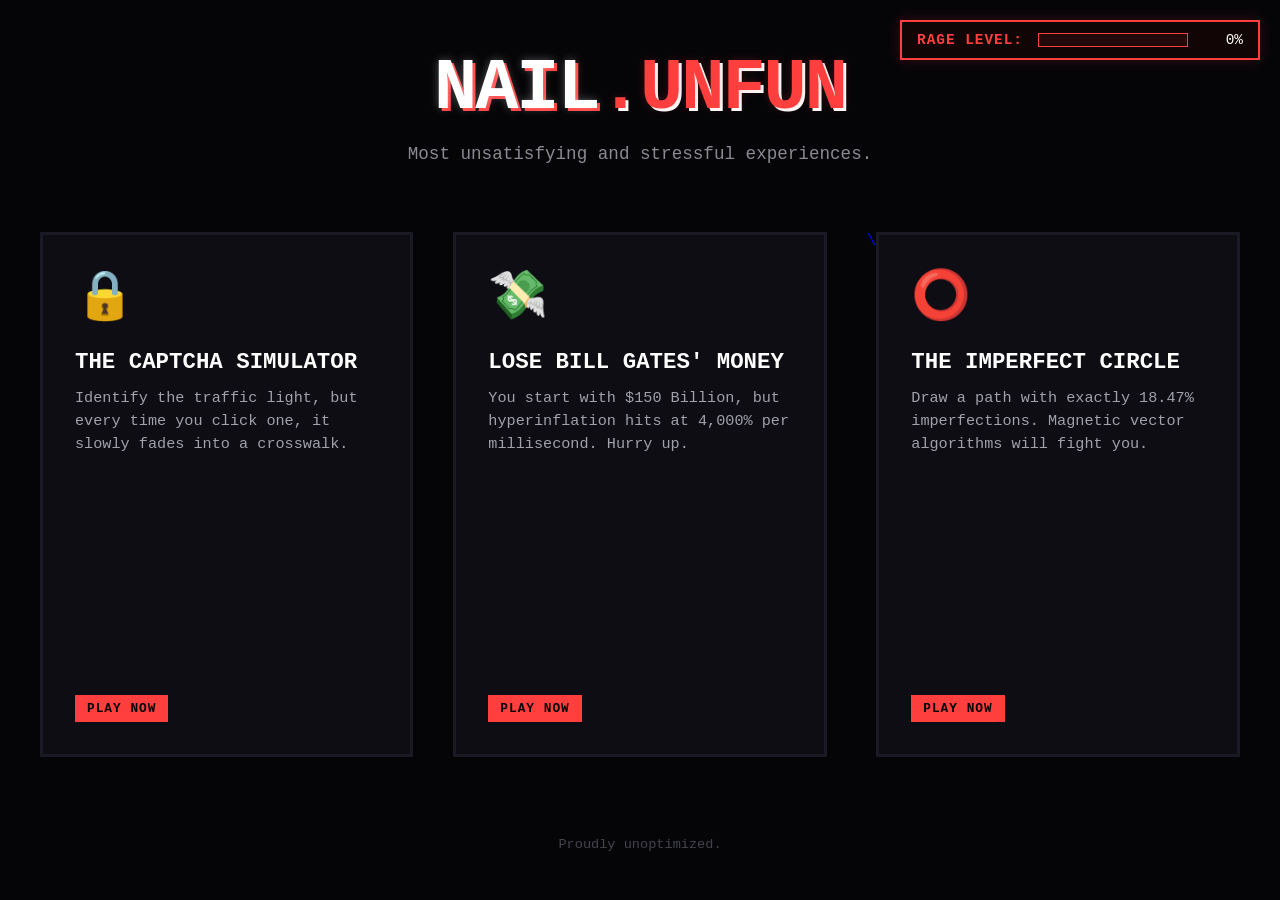
<file: index.html>
<!DOCTYPE html>
<html lang="en">
    <head>
        <meta charset="UTF-8">
        <meta name="viewport" content="width=device-width, initial-scale=1.0">
        <title>NailUnfun</title>
        <link rel="stylesheet" href="style.css">
    </head>
    <body>
        <div class="rage-widget">
            <span class="rage-label">RAGE LEVEL:</span>
            <div class="rage-bar-container">
                <div id="rageBar" class="rage-bar"></div>
            </div>
            <span id="ragePercent" class="rage-text">0%</span>
        </div>

        <header>
            <h1 class="logo">nail<span>.unfun</span></h1>
            <p class="tagline">Most unsatisfying and stressful experiences.</p>
        </header>

                
            <main class="arcade-grid">
                <a href="./captcha-simulator/index.html">
                    <div class="card active-card" onclick="alert('Error 409: Your presence is frustrating this server. Try reloading in 4 business days.')">
                        <div class="card-icon">🔒</div>
                        <div class="card-body">
                            <h2 class="card-title">The Captcha Simulator</h2>
                            <p class="card-desc">Identify the traffic light, but every time you click one, it slowly fades into a crosswalk.</p>
                            <span class="status-tag playable">PLAY NOW</span>
                        </div>
                    </div>
                </a>

            <a href="./bill-gates-money/index.html">
                <div class="card active-card" onclick="alert('Transaction Declared Insolvent. Capital Gains Tax has seized your digital wallet.')">
                    <div class="card-icon">💸</div>
                    <div class="card-body">
                        <h2 class="card-title">Lose Bill Gates' Money</h2>
                        <p class="card-desc">You start with $150 Billion, but hyperinflation hits at 4,000% per millisecond. Hurry up.</p>
                        <span class="status-tag playable">PLAY NOW</span>
                    </div>
                </div>
            </a>

        <a href="./imperfect-circle/index.html">\
            <div class="card active-card">
                <div class="card-icon">⭕</div>
                <div class="card-body">
                    <h2 class="card-title">The Imperfect Circle</h2>
                    <p class="card-desc">Draw a path with exactly 18.47% imperfections. Magnetic vector algorithms will fight you.</p>
                    <span class="status-tag playable">PLAY NOW</span>
                </div>
            </div>
        </a>

        </main>

        <footer>
            <p>Proudly unoptimized.</p>
        </footer>

        <script src="script.js"></script>

    </body>
</html>
</file>
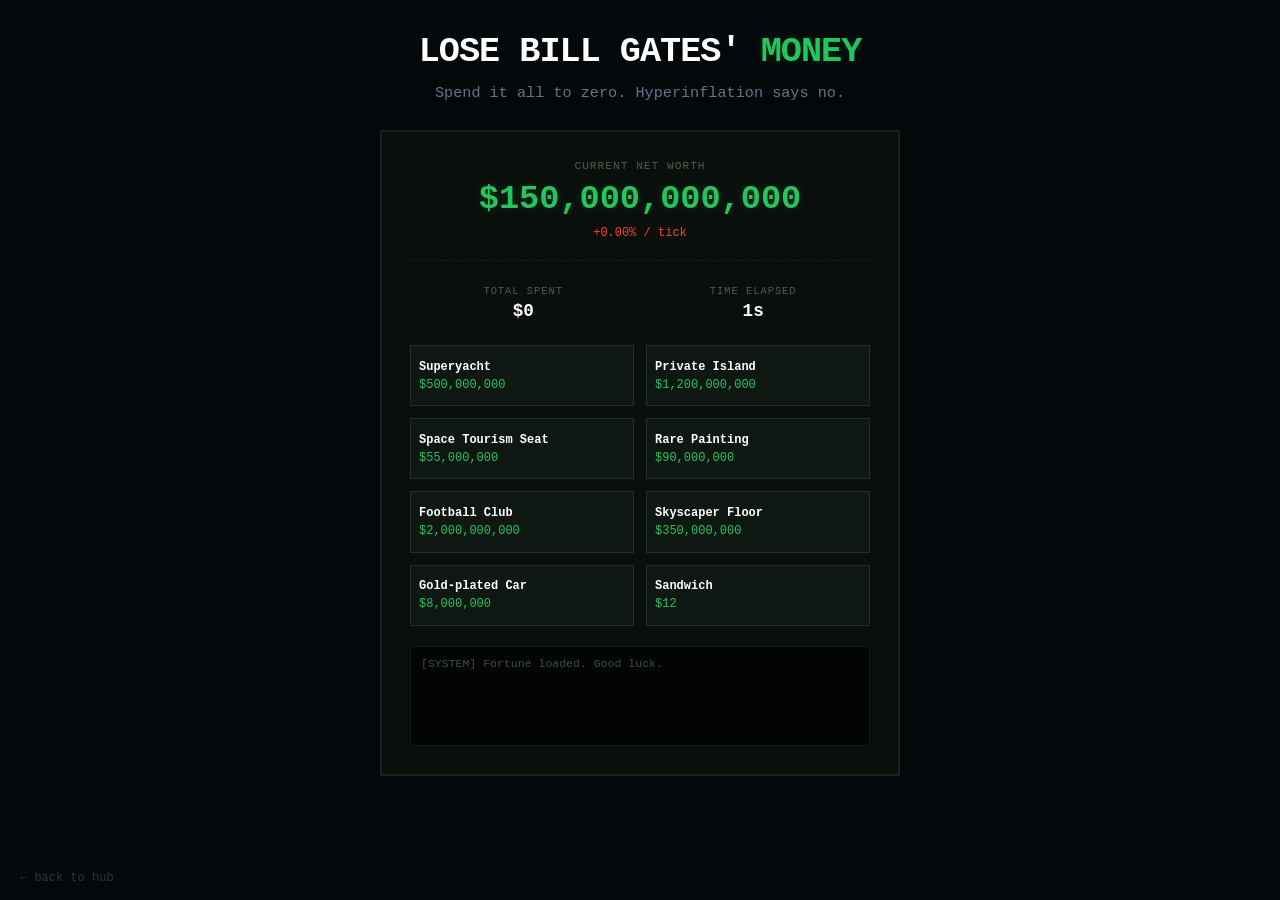
<file: bill-gates-money/index.html>
<!DOCTYPE html>
<html lang="en">
    <head>
        <meta charset="UTF-8">
        <meta name="viewport" content="width=device-width, initial-scale=1.0">
        <title>Lose Bill Gates' Money - NailUnfun</title>
        <link rel="stylesheet" href="style.css">
    </head>
    <body>
        <header>
            <h1 class="logo">lose bill gates' <span>money</span></h1>
            <p class="tagline">Spend it all to zero. Hyperinflation says no.</p>
        </header>

        <main class="wallet-panel">
            <div class="balance-block">
                <span class="balance-label">CURRENT NET WORTH</span>
                <span id="balanceDisplay" class="balance-value">$150,000,000,000</span>
                <span id="inflationTicker" class="inflation-ticker">+0.00% / tick</span>
            </div>

            <div class="stats-row">
                <div class="stat-node">
                    <span class="stat-label">TOTAL SPENT</span>
                    <span id="totalSpent" class="stat-value">$0</span>
                </div>
                <div class="stat-node">
                    <span class="stat-label">TIME ELAPSED</span>
                    <span id="timeElapsed" class="stat-value">0s</span>
                </div>
            </div>

            <div class="purchase-grid" id="purchaseGrid"></div>

            <div class="console-pipeline" id="consolePipeline">
                <div class="log-line text-muted">[SYSTEM] Fortune loaded. Good luck.</div>
            </div>
        </main>

        <a href="../index.html" class="back-link">&larr; back to hub</a>

        <script src="game.js"></script>
    </body>
</html>
</file>
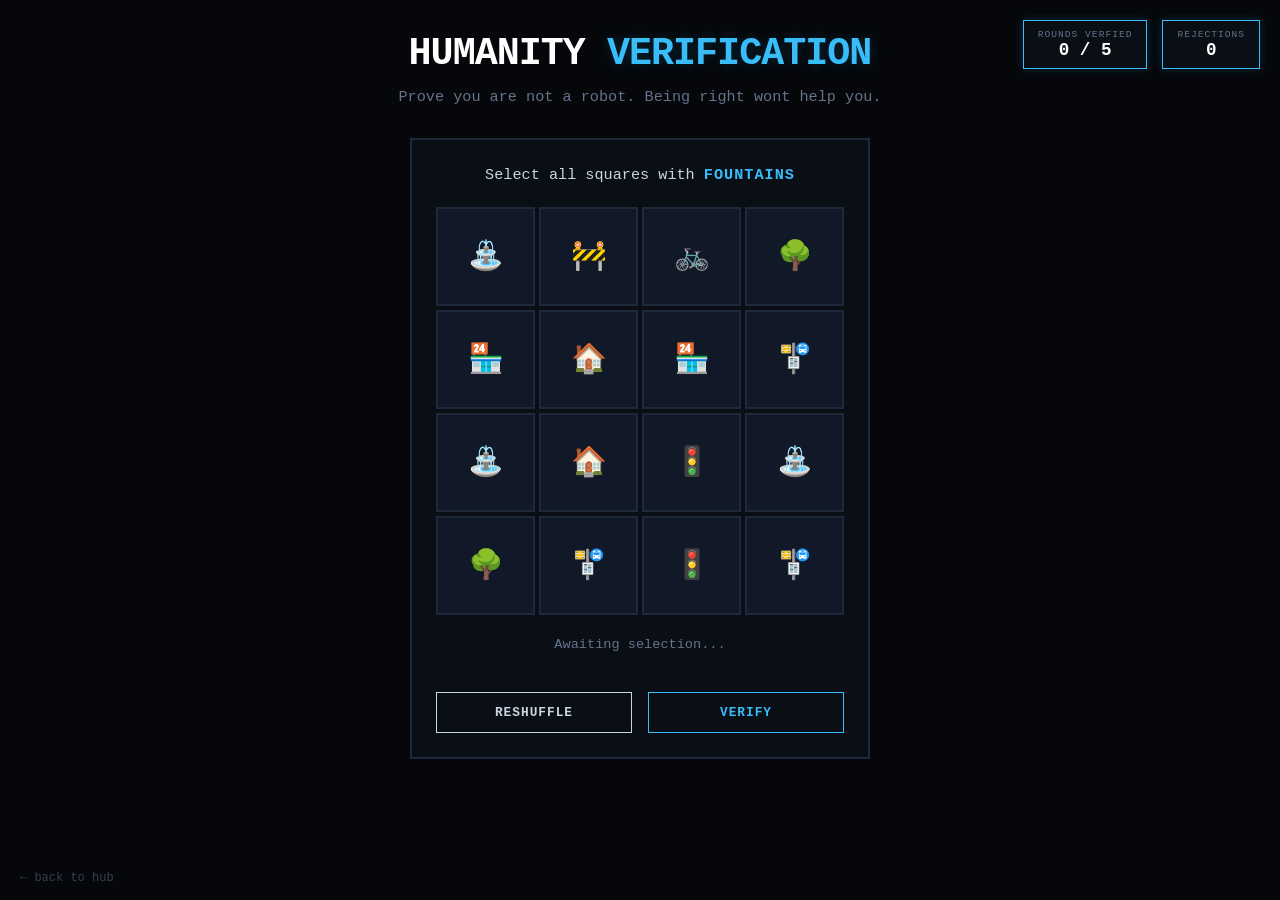
<file: captcha-simulator/index.html>
<!DOCTYPE html>
<html lang="en">
    <head>
        <meta charset="UTF-8">
        <meta name="viewport" content="width=device-width, initial-scale=1.0">
        <title>Captcha Simulator - NailUnfun</title>
        <link rel="stylesheet" href="style.css">
    </head>

    <body>

        <div class="hud">
            <div class="hud-stat">
                <span class="hud-label">ROUNDS VERFIED</span>
                <span id="roundCount" class="hud-value">0 / 5</span>
            </div>
            <div class="hud-stat">
                <span class="hud-label">REJECTIONS</span>
                <span id="rejectCount" class="hud-value">0</span>
            </div>
        </div>

        <header>
            <h1 class="logo">humanity <span>verification</span></h1>
            <p class="tagline">Prove you are not a robot. Being right wont help you.</p>
        </header>

        <main class="captcha-panel">
            <div class="instruction-bar">
                Select all squares with <span id="targetLabel" class="target-highlight">TRAFFIC LIGHTS</span>
            </div>

            <div id="grid" class="grid"></div>

            <div class="result-line" id="resultLine">Awaiting selection...</div>

            <div class="action-dock">
                <button class="btn btn-danger" id="btnReset">RESHUFFLE</button>
                <button class="btn btn-success" id="btnVerify">VERIFY</button>
            </div>

        </main>

        <a href="../index.html" class="back-link">&larr; back to hub</a>

        <script src="game.js"></script>

    </body>
</html>
</file>
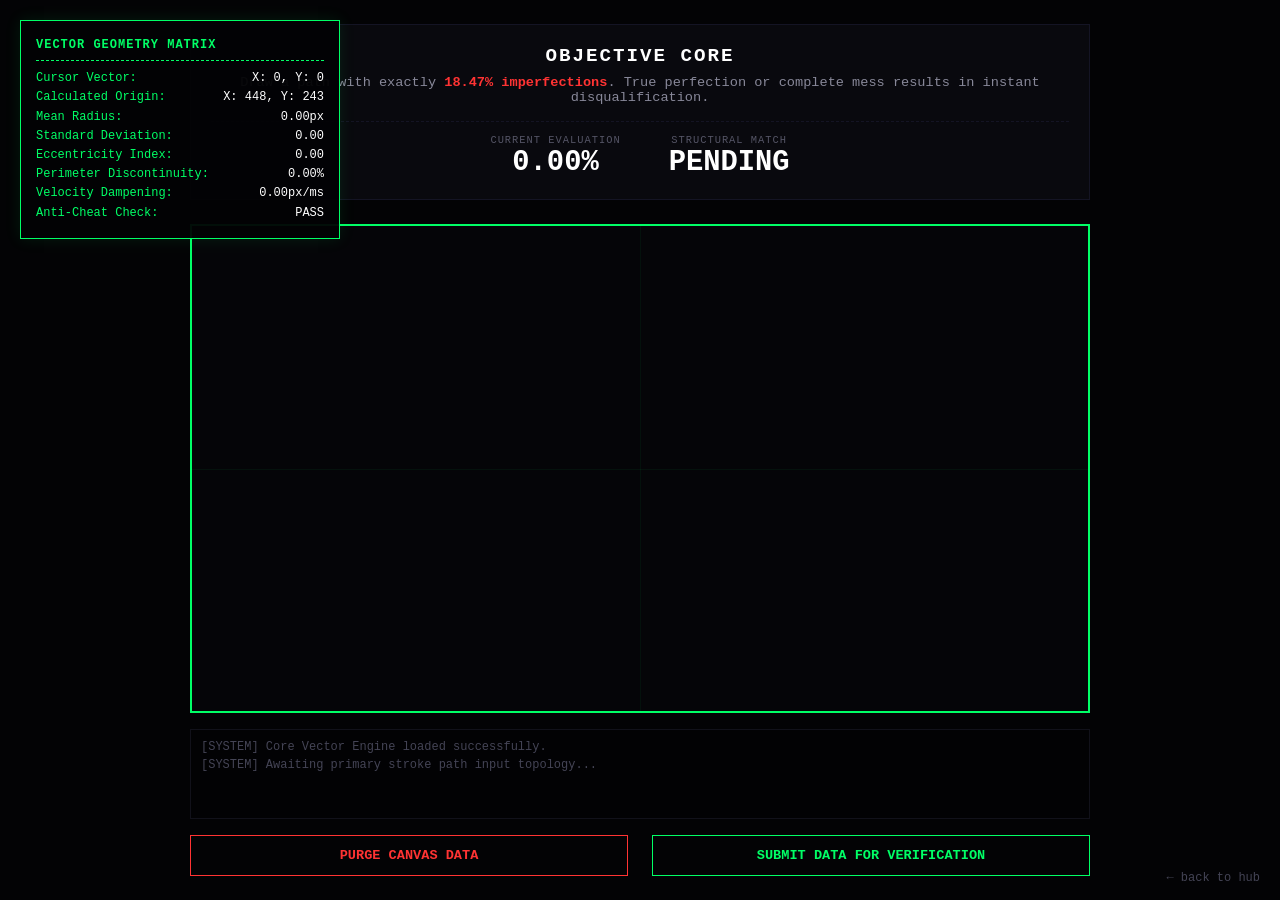
<file: imperfect-circle/index.html>
<!DOCTYPE html>
<html lang="en">
<head>
    <meta charset="UTF-8">
    <meta name="viewport" content="width=device-width, initial-scale=1.0">
    <title>Imperfect Circle — NailUnfun Architecture</title>
    <link rel="stylesheet" href="style.css">
</head>
<body>

    <!-- Debug Configuration Overlay Matrix -->
    <div class="matrix-overlay" id="matrixOverlay">
        <div class="matrix-header">VECTOR GEOMETRY MATRIX</div>
        <div class="matrix-stat">Cursor Vector: <span id="valCursor">X: 0, Y: 0</span></div>
        <div class="matrix-stat">Calculated Origin: <span id="valOrigin">X: 0, Y: 0</span></div>
        <div class="matrix-stat">Mean Radius: <span id="valRadius">0.00px</span></div>
        <div class="matrix-stat">Standard Deviation: <span id="valDev">0.00</span></div>
        <div class="matrix-stat">Eccentricity Index: <span id="valEcc">0.00</span></div>
        <div class="matrix-stat">Perimeter Discontinuity: <span id="valDisc">0.00%</span></div>
        <div class="matrix-stat">Velocity Dampening: <span id="valVelo">0.00px/ms</span></div>
        <div class="matrix-stat">Anti-Cheat Check: <span id="valCheat">PASS</span></div>
    </div>

    <!-- Active Game Control Tower -->
    <div class="control-tower">
        <div class="tower-title">OBJECTIVE CORE</div>
        <p class="tower-instruction">Draw a path with exactly <span class="highlight">18.47% imperfections</span>. True perfection or complete mess results in instant disqualification.</p>

        <div class="live-score-container">
            <div class="score-node">
                <span class="node-label">CURRENT EVALUATION</span>
                <span id="liveScore" class="node-value">0.00%</span>
            </div>
            <div class="score-node">
                <span class="node-label">STRUCTURAL MATCH</span>
                <span id="structureMatch" class="node-value">PENDING</span>
            </div>
        </div>
    </div>

    <!-- The Primary Dynamic Drawing Target Canvas -->
    <div class="canvas-container" id="canvasContainer">
        <canvas id="drawingCanvas"></canvas>
        <div class="canvas-crosshair horizontal"></div>
        <div class="canvas-crosshair vertical"></div>
        <div id="canvasWarning" class="canvas-warning-text"></div>
    </div>

    <!-- Logs and Console Pipeline Outputs -->
    <div class="console-pipeline" id="consolePipeline">
        <div class="log-line text-muted">[SYSTEM] Core Vector Engine loaded successfully.</div>
        <div class="log-line text-muted">[SYSTEM] Awaiting primary stroke path input topology...</div>
    </div>

    <!-- Interface Navigation Controls -->
    <div class="action-dock">
        <button class="btn btn-danger" id="btnClear">PURGE CANVAS DATA</button>
        <button class="btn btn-success" id="btnSubmit">SUBMIT DATA FOR VERIFICATION</button>
    </div>

    <a href="../index.html" class="back-link">&larr; back to hub</a>

    <script src="game.js"></script>
</body>
</html>
</file>
<file: style.css>
:root {
    --terminal-accent: #ff3e3e;
    --terminal-glow: rgba(255, 62, 62, 0.2);
}

* {
    margin: 0;
    padding: 0;
    box-sizing: border-box;
    font-family: 'Courier New', Courier, monospace;
}

body {
    background-color: #050508;
    color: var(--terminal-accent);
    min-height: 100vh;
    display: flex;
    flex-direction: column;
    padding: 3rem 2rem;
    overflow-x: hidden;
    position: relative;
    transition: color 0.1s ease;
}

.rage-widget {
    position: fixed;
    top: 20px;
    right: 20px;
    background: #110505;
    border: 2px solid var(--terminal-accent);
    padding: 10px 15px;
    display: flex;
    align-items: center;
    gap: 15px;
    box-shadow: 0 0 15px var(--terminal-glow);
    z-index: 1000;
    transition: border-color 0.1s ease, box-shadow 0.1s ease;
}

.rage-label {
    font-weight: bold;
    font-size: 0.9rem;
    letter-spacing: 1px;
}

.rage-bar-container {
    width: 150px;
    height: 14px;
    background: #220a0a;
    border: 1px solid var(--terminal-accent);
    overflow: hidden;
}

.rage-bar {
    width: 0%;
    height: 100%;
    background: linear-gradient(90deg, #ff3e3e, #ff0055);
    transition: width 0.08s linear;
}

.rage-text {
    font-size: 0.9rem;
    min-width: 40px;
    text-align: right;
    color: #ffffff;
}

header {
    text-align: center;
    max-width: 800px;
    margin: 0 auto 4rem auto;
}

.logo {
    font-size: 4.5rem;
    text-transform: uppercase;
    font-weight: 900;
    letter-spacing: -2px;
    color: #ffffff;
    text-shadow: 0 0 10px rgba(255, 255, 255, 0.3), 3px 3px 0px var(--terminal-accent);
}

.logo span {
    color: var(--terminal-accent);
    text-shadow: 0 0 10px var(--terminal-glow), 3px 3px 0px #ffffff;
}

.tagline {
    color: #8a8a93;
    font-size: 1.1rem;
    line-height: 1.6;
    margin-top: 10px;
}

.arcade-grid {
    display: grid;
    grid-template-columns: repeat(auto-fit, minmax(320px, 1fr));
    gap: 2.5rem;
    max-width: 1200px;
    width: 100%;
    margin: 0 auto;
    flex-grow: 1;
}

.arcade-grid > a {
    display: flex;
    height: 100%;
    outline: none;
    text-decoration: none;
}

.card {
    background: #0d0d13;
    border: 3px solid #1a1a24;
    border-radius: 0px;
    display: flex;
    flex-direction: column;
    padding: 2rem;
    position: relative;
    text-decoration: none;
    outline: none;
    transition: all 0.2s cubic-bezier(0.175, 0.885, 0.32, 1.275);
}

.active-card {
    cursor: pointer;
}

.active-card:hover {
    border-color: var(--terminal-accent);
    transform: translate(-4px, -4px);
    box-shadow: 6px 6px 0px var(--terminal-accent);
}

.locked-card {
    background: #08080c;
    border: 3px dashed #222230;
    opacity: 0.4;
}

.card-icon {
    font-size: 3rem;
    margin-bottom: 1.5rem;
}

.card-body {
    display: flex;
    flex-direction: column;
    height: 100%;
}

.card-title {
    color: #ffffff;
    font-size: 1.4rem;
    margin-bottom: 0.75rem;
    text-transform: uppercase;
}

.card-desc {
    color: #a1a1aa;
    font-size: 0.95rem;
    line-height: 1.5;
    margin-bottom: 2rem;
    flex-grow: 1;
}

.status-tag {
    align-self: flex-start;
    font-size: 0.8rem;
    font-weight: bold;
    padding: 6px 12px;
    letter-spacing: 1px;
}

.playable {
    background: var(--terminal-accent);
    color: #050508;
}

.locked {
    background: #222230;
    color: #52526b;
}

.floating-insult-node {
    position: fixed;
    transform: translate(-50%, -100%);
    background: #1a0505;
    border: 1px solid #ff3333;
    color: #ff3333;
    padding: 6px 10px;
    font-size: 0.7rem;
    pointer-events: none;
    z-index: 2000;
    white-space: nowrap;
    animation: fadeUpOut 2s forwards cubic-bezier(0.075, 0.82, 0.165, 1);
}

@keyframes fadeUpOut {
    0% { opacity: 1; transform: translate(-50%, -100%) scale(1); }
    100% { opacity: 0; transform: translate(-50%, -180%) scale(0.9); }
}

.shake-active {
    animation: screenShake 0.1s infinite alternate;
}

@keyframes screenShake {
    0% { transform: translate(3px, 2px) rotate(0deg); }
    50% { transform: translate(-2px, -3px) rotate(-0.5deg); }
    100% { transform: translate(2px, -1px) rotate(0.5deg); }
}

footer {
    text-align: center;
    margin-top: 5rem;
    color: #44444f;
    font-size: 0.85rem;
}
</file>
<file: bill-gates-money/style.css>
:root {
    --accent: #22c55e;
    --accent-glow: rgba(34, 197, 94, 0.2);
    --bad: #ff3e3e;
}

* {
    margin: 0;
    padding: 0;
    box-sizing: border-box;
    font-family: 'Courier New', Courier, monospace;
}

body {
    background-color: #05080a;
    color: #cbd5e1;
    min-height: 100vh;
    display: flex;
    flex-direction: column;
    align-items: center;
    padding: 2rem 1.5rem 4rem;
    position: relative;
}

header {
    text-align: center;
    margin-bottom: 1.75rem;
    max-width: 700px;
}

.logo {
    font-size: 2.2rem;
    text-transform: uppercase;
    font-weight: 900;
    letter-spacing: -1px;
    color: #ffffff;
}

.logo span {
    color: var(--accent);
    text-shadow: 0 0 12px var(--accent-glow);
}

.tagline {
    color: #64748b;
    margin-top: 0.75rem;
    font-size: 0.95rem;
}

.wallet-panel {
    background: #0a0f0c;
    border: 2px solid #14261a;
    padding: 1.75rem;
    max-width: 520px;
    width: 100%;
}

.balance-block {
    text-align: center;
    margin-bottom: 1.5rem;
    padding-bottom: 1.25rem;
    border-bottom: 1px dashed #14261a;
}

.balance-label {
    display: block;
    font-size: 0.7rem;
    color: #4b5f52;
    letter-spacing: 1px;
    margin-bottom: 0.5rem;
}

.balance-value {
    display: block;
    font-size: 2.1rem;
    font-weight: bold;
    color: var(--accent);
    text-shadow: 0 0 10px var(--accent-glow);
    word-break: break-all;
}

.inflation-ticker {
    display: block;
    font-size: 0.75rem;
    color: var(--bad);
    margin-top: 0.5rem;
}

.stats-row {
    display: flex;
    justify-content: space-around;
    margin-bottom: 1.5rem;
}

.stat-node {
    display: flex;
    flex-direction: column;
    align-items: center;
}

.stat-label {
    font-size: 0.65rem;
    color: #4b5f52;
    letter-spacing: 1px;
}

.stat-value {
    font-size: 1.1rem;
    font-weight: bold;
    color: #ffffff;
    margin-top: 0.25rem;
}

.purchase-grid {
    display: grid;
    grid-template-columns: 1fr 1fr;
    gap: 0.75rem;
    margin-bottom: 1.25rem;
}

.purchase-btn {
    background: #0f1712;
    border: 1px solid #1e3326;
    color: #cbd5e1;
    padding: 0.85rem 0.5rem;
    font-size: 0.75rem;
    cursor: pointer;
    text-align: left;
    transition: all 0.12s ease;
}

.purchase-btn:hover {
    border-color: var(--accent);
    background: #101c14;
}

.purchase-btn .item-name {
    display: block;
    font-weight: bold;
    color: #ffffff;
    margin-bottom: 4px;
}

.purchase-btn .item-cost {
    color: var(--accent);
}

.console-pipeline {
    background: #030504;
    border: 1px solid #0f1a12;
    height: 100px;
    overflow-y: hidden;
    padding: 10px;
    font-size: 0.72rem;
}

.log-line {
    margin-bottom: 4px;
    white-space: nowrap;
    overflow: hidden;
    text-overflow: ellipsis;
}

.text-muted {color: #3f4f45; }
.text-good {color: var(--accent); }
.text-bad {color: var(--bad); }

.back-link {
    position: fixed;
    bottom: 15px;
    left: 20px;
    color: #2c3a31;
    text-decoration: none;
    font-size: 0.75rem;
}

.back-link:hover {
    color: var(--accent);
}
</file>
<file: captcha-simulator/style.css>
:root {
    --accent: #38bdf8;
    --accent-glow: rgba(56, 189, 248, 0.2);
    --bard: #ff3e3e;
}

* {
    margin: 0;
    padding: 0;
    box-sizing: border-box;
    font-family: 'Courier New', Courier, monospace;
}

body {
    background-color: #05070b;
    color: #cbd5e1;
    min-height: 100vh;
    display: flex;
    flex-direction: column;
    align-items: center;
    padding: 2rem 1.5rem 4rem;
    position: relative;
}

.hud {
    position: fixed;
    top: 20px;
    right: 20px;
    display: flex;
    gap: 15px;
    z-index: 500;
}

.hud-stat {
    background: #0a0e15;
    border: 1px solid var(--accent);
    padding: 8px 14px;
    display: flex;
    flex-direction: column;
    align-items: center;
    box-shadow: 0 0 10px var(--accent-glow);
}

.hud-label {
    font-size: 0.6rem;
    color: #64748b;
    letter-spacing: 1px;
}

.hud-value {
    font-size: 1.1rem;
    font-weight: bold;
    color: #ffffff;
}

header {
    text-align: center;
    margin-bottom: 2rem;
    max-width: 700px;
}

.logo {
    font-size: 2.4rem;
    text-transform: uppercase;
    font-weight: 900;
    letter-spacing: -1px;
    color: #ffffff;
}

.logo span {
    color: var(--accent);
    text-shadow: 0 0 12px var(--accent-glow);
}

.tagline {
    color: #64748b;
    margin-top: 0.75rem;
    font-size: 0.95rem;
}

.captcha-panel {
    background: #0a0e15;
    border: 2px solid #1e293b;
    padding: 1.5rem;
    max-width: 460px;
    width: 100%;
}

.instruction-bar {
    text-align: center;
    font-size: 0.95rem;
    color: #cbd5e1;
    margin-bottom: 1.25rem;
    line-height: 1.5;
}

.target-highlight {
    color: var(--accent);
    font-weight: bold;
    letter-spacing: 1px;
}

.grid {
    display: grid;
    grid-template-columns: repeat(4, 1fr);
    gap: 4px;
    margin-bottom: 1.25rem;
}

.tile {
    aspect-ratio: 1;
    background: #111827;
    border: 2px solid #1e293b;
    display: flex;
    align-items: center;
    justify-content: center;
    font-size: 1.8rem;
    cursor: pointer;
    transition: all 0.12s ease;
    user-select: none;
}

.tile:hover{
    border-color: #334155;
}

.tile.selected{
    border-color: var(--accent);
    background: #0c2233;
    box-shadow: inset 0 0 12px var(--accent-glow);
}

.result-line {
    text-align: center;
    min-height: 2.6rem;
    font-size: 0.85rem;
    color: #64748b;
    line-height: 1.4;
    margin-bottom: 1rem;
}

.result-line.pass {
    color: #4ade80;
}

.result-line.fail {
    color: var(--bad);
}

.action-dock {
    display: flex;
    gap: 1rem;
}

.btn {
    flex: 1;
    background: transparent;
    padding: 12px;
    font-size: 0.8rem;
    font-weight: bold;
    cursor: pointer;
    border: 1px solid;
    letter-spacing: 1px;
    transition: all 0.15s ease;
}

.btn-danger {
    border-color: var(--bad);
    color: var(--bad);
}

.btn-danger:hover {
    background: var(--bad);
    color: #05070b;
}

.btn-success {
    border-color: var(--accent);
    color: var(--accent);
}

.btn-success:hover {
    background: var(--accent);
    color: #05070b;
}

.back-link {
    position: fixed;
    bottom: 15px;
    left: 20px;
    color: #334155;
    text-decoration: none;
    font-size: 0.75rem;
}

.back-link:hover {
    color: var(--accent);
}
</file>
<file: imperfect-circle/style.css>
/* Systems Reset & Font Integration */
* {
    margin: 0;
    padding: 0;
    box-sizing: border-box;
    font-family: 'Courier New', Courier, monospace;
}

body {
    background-color: #030305;
    color: #00ff66;
    min-height: 100vh;
    display: flex;
    flex-direction: column;
    padding: 1.5rem;
    overflow: hidden;
    position: relative;
    user-select: none;
}

.matrix-overlay {
    position: absolute;
    top: 20px;
    left: 20px;
    background: rgba(3, 3, 5, 0.95);
    border: 1px solid #00ff66;
    padding: 15px;
    width: 320px;
    font-size: 0.75rem;
    line-height: 1.6;
    z-index: 100;
    box-shadow: 0 0 15px rgba(0, 255, 102, 0.1);
}

.matrix-header {
    font-weight: bold;
    border-bottom: 1px dashed #00ff66;
    padding-bottom: 5px;
    margin-bottom: 8px;
    letter-spacing: 1px;
}

.matrix-stat span {
    color: #ffffff;
    float: right;
}

.control-tower {
    max-width: 900px;
    width: 100%;
    margin: 0 auto 1.5rem auto;
    background: #09090e;
    border: 1px solid #141424;
    padding: 1.25rem;
    text-align: center;
}

.tower-title {
    font-size: 1.2rem;
    font-weight: bold;
    letter-spacing: 2px;
    color: #ffffff;
    margin-bottom: 0.5rem;
}

.tower-instruction {
    font-size: 0.85rem;
    color: #888899;
    margin-bottom: 1rem;
}

.highlight {
    color: #ff3333;
    font-weight: bold;
}

.live-score-container {
    display: flex;
    justify-content: center;
    gap: 3rem;
    border-top: 1px dashed #141424;
    padding-top: 0.75rem;
}

.score-node {
    display: flex;
    flex-direction: column;
    align-items: center;
}

.node-label {
    font-size: 0.65rem;
    color: #555566;
    letter-spacing: 1px;
}

.node-value {
    font-size: 1.8rem;
    font-weight: bold;
    color: #ffffff;
}

.canvas-container {
    flex-grow: 1;
    max-width: 900px;
    width: 100%;
    margin: 0 auto;
    background: #050508;
    border: 2px solid #00ff66;
    position: relative;
    overflow: hidden;
    cursor: crosshair;
}

canvas {
    position: absolute;
    top: 0;
    left: 0;
    width: 100%;
    height: 100%;
}

.canvas-crosshair {
    position: absolute;
    background: rgba(0, 255, 102, 0.05);
    pointer-events: none;
}

.canvas-crosshair.horizontal {
    top: 50%;
    left: 0;
    width: 100%;
    height: 1px;
}

.canvas-crosshair.vertical {
    left: 50%;
    top: 0;
    width: 1px;
    height: 100%;
}

.canvas-warning-text {
    position: absolute;
    bottom: 20px;
    left: 50%;
    transform: translateX(-50%);
    color: #ff3333;
    font-size: 0.9rem;
    font-weight: bold;
    pointer-events: none;
    text-shadow: 0 0 5px rgba(255, 51, 51, 0.4);
}

.console-pipeline {
    max-width: 900px;
    width: 100%;
    margin: 1rem auto;
    background: #020204;
    border: 1px solid #11111a;
    height: 90px;
    overflow-y: hidden;
    padding: 10px;
    font-size: 0.75rem;
}

.log-line {
    margin-bottom: 4px;
    white-space: nowrap;
    overflow: hidden;
    text-overflow: ellipsis;
}

.text-muted { color: #444455; }
.text-error { color: #ff3333; }
.text-success { color: #00ff66; }
.text-warn { color: #ffcc00; }

.action-dock {
    max-width: 900px;
    width: 100%;
    margin: 0 auto;
    display: flex;
    gap: 1.5rem;
}

.btn {
    flex: 1;
    background: transparent;
    padding: 12px;
    font-size: 0.85rem;
    font-weight: bold;
    cursor: pointer;
    border: 1px solid;
    transition: all 0.15s ease;
}

.btn-danger {
    border-color: #ff3333;
    color: #ff3333;
}

.btn-danger:hover {
    background: #ff3333;
    color: #030305;
    box-shadow: 0 0 10px rgba(255, 51, 51, 0.3);
}

.btn-success {
    border-color: #00ff66;
    color: #00ff66;
}

.btn-success:hover {
    background: #00ff66;
    color: #030305;
    box-shadow: 0 0 10px rgba(0, 255, 102, 0.3);
}

.back-link {
    position: fixed;
    bottom: 15px;
    right: 20px;
    color: #444455;
    text-decoration: none;
    font-size: 0.75rem;
    z-index: 200;
}

.back-link:hover {
    color: #00ff66;
}
</file>
